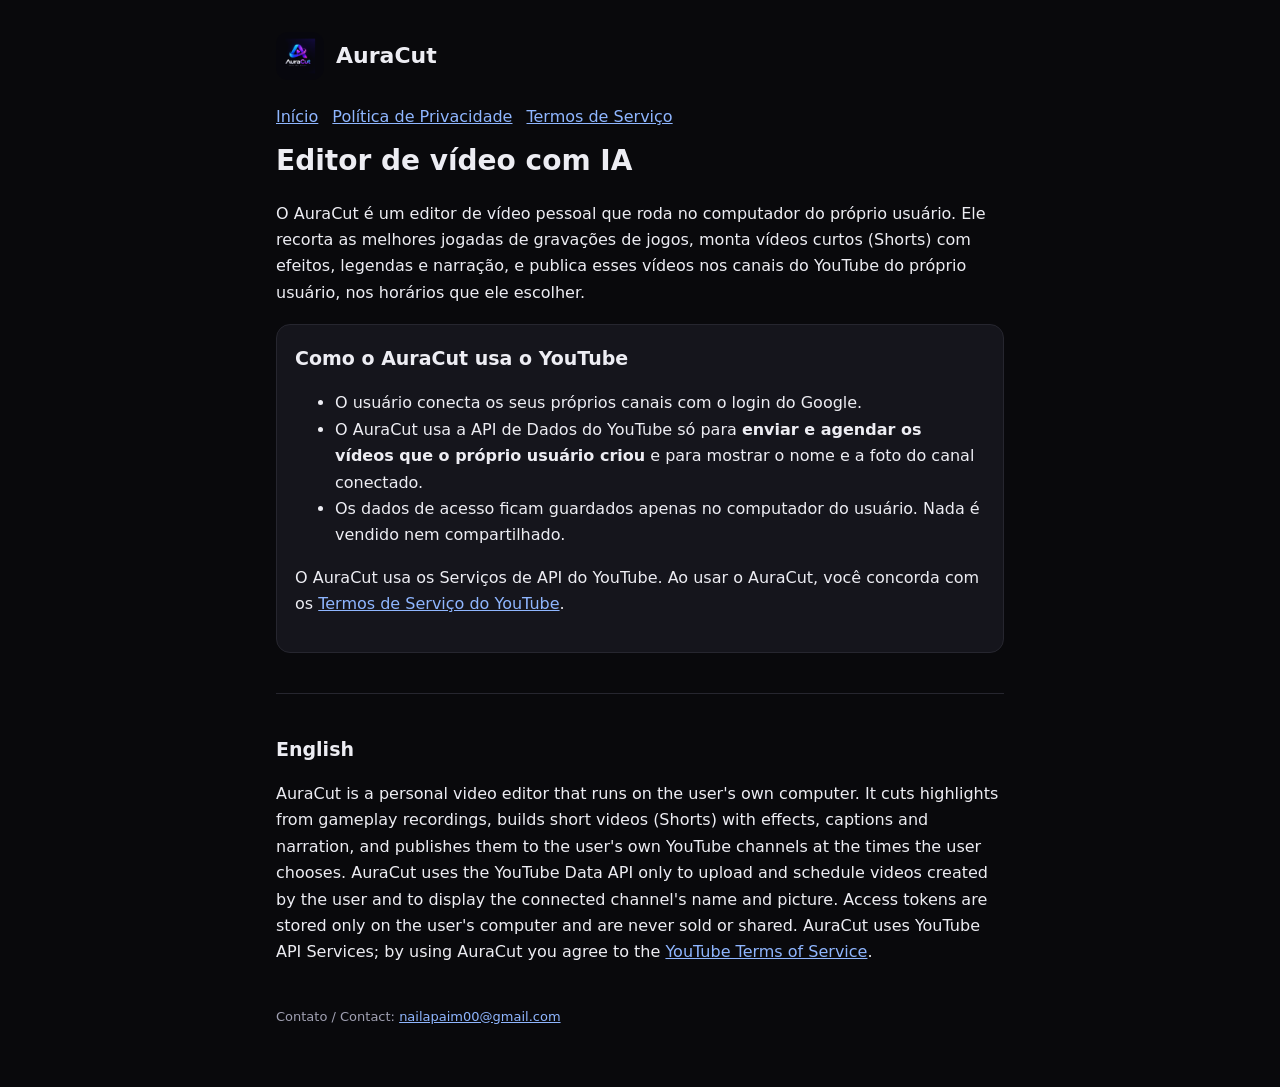
<file: index.html>
<!doctype html>
<html lang="pt-BR">
<head>
<meta charset="utf-8">
<meta name="viewport" content="width=device-width, initial-scale=1">
<title>AuraCut — Editor de vídeo com IA</title>
<meta name="description" content="AuraCut: editor de vídeo pessoal que cria e publica Shorts nos canais do próprio usuário no YouTube.">
<link rel="stylesheet" href="estilo.css">
</head>
<body>
<main>
<header><img src="logo.png" alt="" onerror="this.remove()"><b>AuraCut</b></header>
<nav><a href="index.html">Início</a><a href="privacidade.html">Política de Privacidade</a><a href="termos.html">Termos de Serviço</a></nav>

<h1>Editor de vídeo com IA</h1>
<p>O AuraCut é um editor de vídeo pessoal que roda no computador do próprio usuário. Ele recorta as melhores jogadas de gravações de jogos, monta vídeos curtos (Shorts) com efeitos, legendas e narração, e publica esses vídeos nos canais do YouTube do próprio usuário, nos horários que ele escolher.</p>

<div class="card">
<h2 style="margin-top:0">Como o AuraCut usa o YouTube</h2>
<ul>
<li>O usuário conecta os seus próprios canais com o login do Google.</li>
<li>O AuraCut usa a API de Dados do YouTube só para <b>enviar e agendar os vídeos que o próprio usuário criou</b> e para mostrar o nome e a foto do canal conectado.</li>
<li>Os dados de acesso ficam guardados apenas no computador do usuário. Nada é vendido nem compartilhado.</li>
</ul>
<p>O AuraCut usa os Serviços de API do YouTube. Ao usar o AuraCut, você concorda com os <a href="https://www.youtube.com/t/terms" target="_blank" rel="noopener">Termos de Serviço do YouTube</a>.</p>
</div>

<hr>
<h2>English</h2>
<p>AuraCut is a personal video editor that runs on the user's own computer. It cuts highlights from gameplay recordings, builds short videos (Shorts) with effects, captions and narration, and publishes them to the user's own YouTube channels at the times the user chooses. AuraCut uses the YouTube Data API only to upload and schedule videos created by the user and to display the connected channel's name and picture. Access tokens are stored only on the user's computer and are never sold or shared. AuraCut uses YouTube API Services; by using AuraCut you agree to the <a href="https://www.youtube.com/t/terms" target="_blank" rel="noopener">YouTube Terms of Service</a>.</p>

<footer>Contato / Contact: <a href="mailto:nailapaim00@gmail.com">nailapaim00@gmail.com</a></footer>
</main>
</body>
</html>
</file>
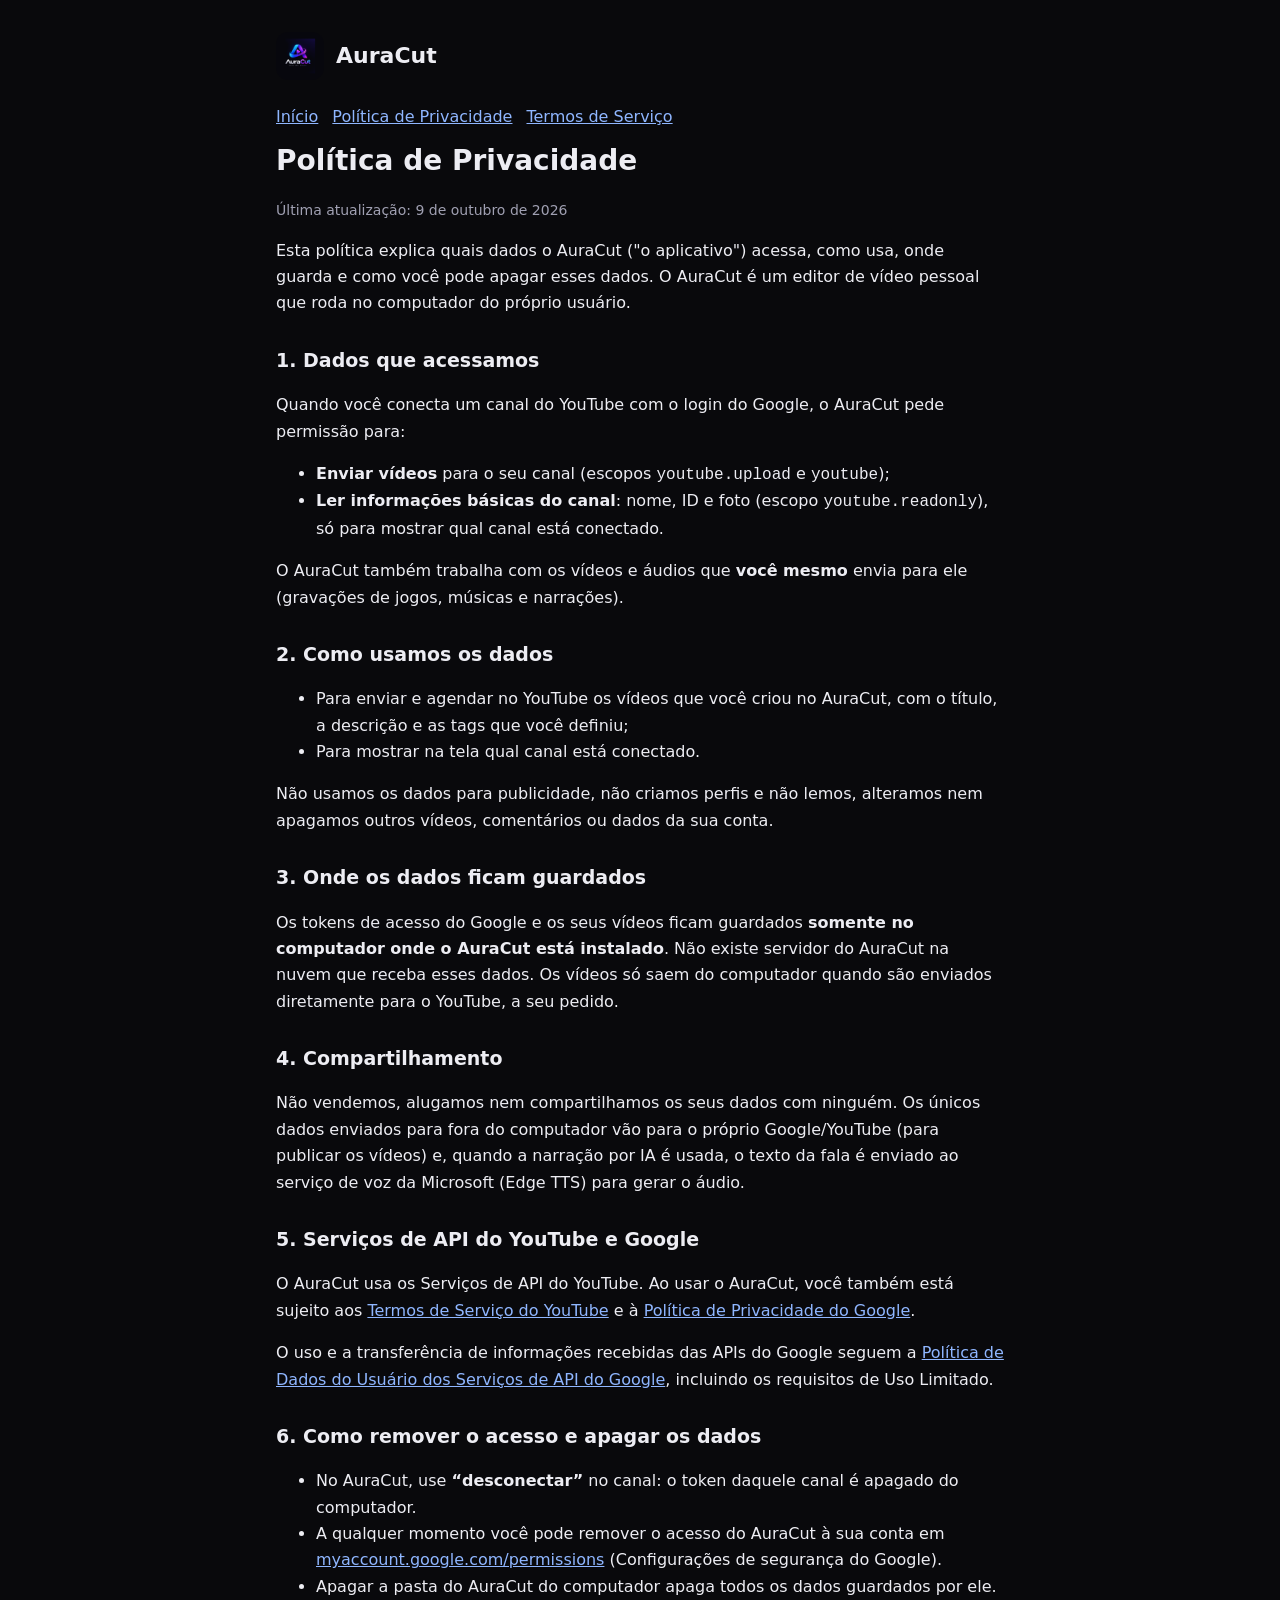
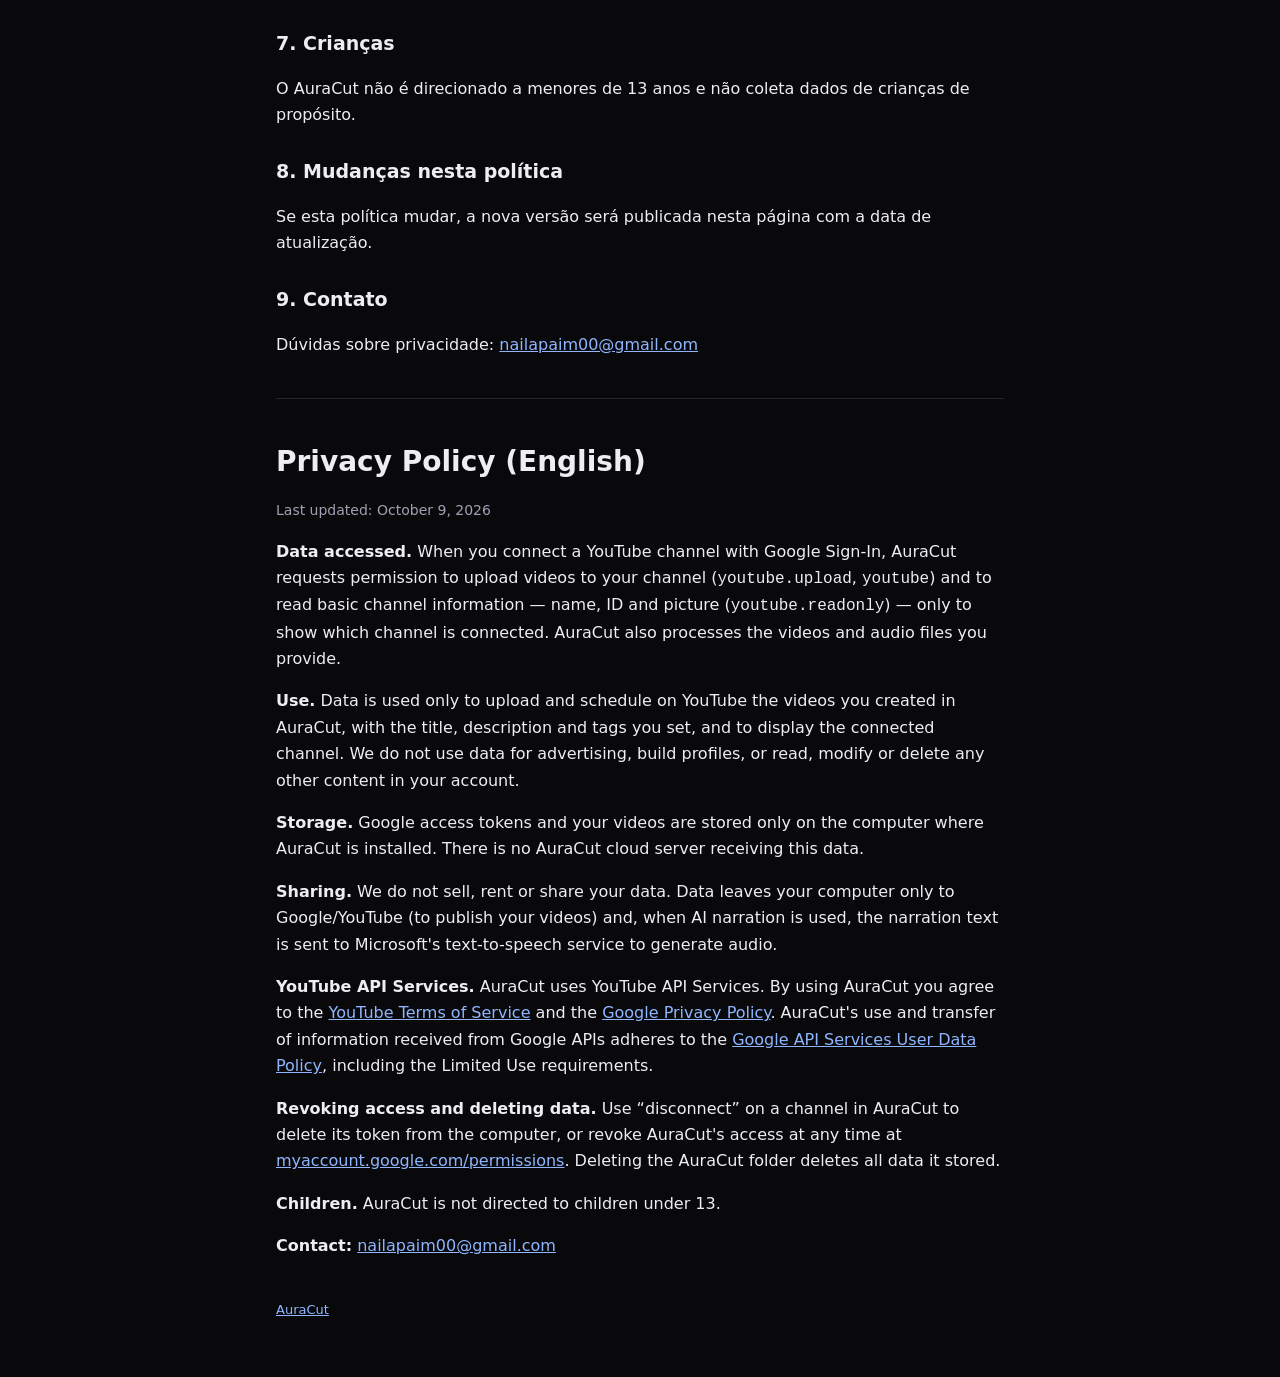
<file: privacidade.html>
<!doctype html>
<html lang="pt-BR">
<head>
<meta charset="utf-8">
<meta name="viewport" content="width=device-width, initial-scale=1">
<title>Política de Privacidade — AuraCut</title>
<link rel="stylesheet" href="estilo.css">
</head>
<body>
<main>
<header><img src="logo.png" alt="" onerror="this.remove()"><b>AuraCut</b></header>
<nav><a href="index.html">Início</a><a href="privacidade.html">Política de Privacidade</a><a href="termos.html">Termos de Serviço</a></nav>

<h1>Política de Privacidade</h1>
<p class="muted">Última atualização: 9 de outubro de 2026</p>

<p>Esta política explica quais dados o AuraCut ("o aplicativo") acessa, como usa, onde guarda e como você pode apagar esses dados. O AuraCut é um editor de vídeo pessoal que roda no computador do próprio usuário.</p>

<h2>1. Dados que acessamos</h2>
<p>Quando você conecta um canal do YouTube com o login do Google, o AuraCut pede permissão para:</p>
<ul>
<li><b>Enviar vídeos</b> para o seu canal (escopos <code>youtube.upload</code> e <code>youtube</code>);</li>
<li><b>Ler informações básicas do canal</b>: nome, ID e foto (escopo <code>youtube.readonly</code>), só para mostrar qual canal está conectado.</li>
</ul>
<p>O AuraCut também trabalha com os vídeos e áudios que <b>você mesmo</b> envia para ele (gravações de jogos, músicas e narrações).</p>

<h2>2. Como usamos os dados</h2>
<ul>
<li>Para enviar e agendar no YouTube os vídeos que você criou no AuraCut, com o título, a descrição e as tags que você definiu;</li>
<li>Para mostrar na tela qual canal está conectado.</li>
</ul>
<p>Não usamos os dados para publicidade, não criamos perfis e não lemos, alteramos nem apagamos outros vídeos, comentários ou dados da sua conta.</p>

<h2>3. Onde os dados ficam guardados</h2>
<p>Os tokens de acesso do Google e os seus vídeos ficam guardados <b>somente no computador onde o AuraCut está instalado</b>. Não existe servidor do AuraCut na nuvem que receba esses dados. Os vídeos só saem do computador quando são enviados diretamente para o YouTube, a seu pedido.</p>

<h2>4. Compartilhamento</h2>
<p>Não vendemos, alugamos nem compartilhamos os seus dados com ninguém. Os únicos dados enviados para fora do computador vão para o próprio Google/YouTube (para publicar os vídeos) e, quando a narração por IA é usada, o texto da fala é enviado ao serviço de voz da Microsoft (Edge TTS) para gerar o áudio.</p>

<h2>5. Serviços de API do YouTube e Google</h2>
<p>O AuraCut usa os Serviços de API do YouTube. Ao usar o AuraCut, você também está sujeito aos <a href="https://www.youtube.com/t/terms" target="_blank" rel="noopener">Termos de Serviço do YouTube</a> e à <a href="https://policies.google.com/privacy" target="_blank" rel="noopener">Política de Privacidade do Google</a>.</p>
<p>O uso e a transferência de informações recebidas das APIs do Google seguem a <a href="https://developers.google.com/terms/api-services-user-data-policy" target="_blank" rel="noopener">Política de Dados do Usuário dos Serviços de API do Google</a>, incluindo os requisitos de Uso Limitado.</p>

<h2>6. Como remover o acesso e apagar os dados</h2>
<ul>
<li>No AuraCut, use <b>“desconectar”</b> no canal: o token daquele canal é apagado do computador.</li>
<li>A qualquer momento você pode remover o acesso do AuraCut à sua conta em <a href="https://myaccount.google.com/permissions" target="_blank" rel="noopener">myaccount.google.com/permissions</a> (Configurações de segurança do Google).</li>
<li>Apagar a pasta do AuraCut do computador apaga todos os dados guardados por ele.</li>
</ul>

<h2>7. Crianças</h2>
<p>O AuraCut não é direcionado a menores de 13 anos e não coleta dados de crianças de propósito.</p>

<h2>8. Mudanças nesta política</h2>
<p>Se esta política mudar, a nova versão será publicada nesta página com a data de atualização.</p>

<h2>9. Contato</h2>
<p>Dúvidas sobre privacidade: <a href="mailto:nailapaim00@gmail.com">nailapaim00@gmail.com</a></p>

<hr>
<h1>Privacy Policy (English)</h1>
<p class="muted">Last updated: October 9, 2026</p>
<p><b>Data accessed.</b> When you connect a YouTube channel with Google Sign-In, AuraCut requests permission to upload videos to your channel (<code>youtube.upload</code>, <code>youtube</code>) and to read basic channel information — name, ID and picture (<code>youtube.readonly</code>) — only to show which channel is connected. AuraCut also processes the videos and audio files you provide.</p>
<p><b>Use.</b> Data is used only to upload and schedule on YouTube the videos you created in AuraCut, with the title, description and tags you set, and to display the connected channel. We do not use data for advertising, build profiles, or read, modify or delete any other content in your account.</p>
<p><b>Storage.</b> Google access tokens and your videos are stored only on the computer where AuraCut is installed. There is no AuraCut cloud server receiving this data.</p>
<p><b>Sharing.</b> We do not sell, rent or share your data. Data leaves your computer only to Google/YouTube (to publish your videos) and, when AI narration is used, the narration text is sent to Microsoft's text-to-speech service to generate audio.</p>
<p><b>YouTube API Services.</b> AuraCut uses YouTube API Services. By using AuraCut you agree to the <a href="https://www.youtube.com/t/terms" target="_blank" rel="noopener">YouTube Terms of Service</a> and the <a href="https://policies.google.com/privacy" target="_blank" rel="noopener">Google Privacy Policy</a>. AuraCut's use and transfer of information received from Google APIs adheres to the <a href="https://developers.google.com/terms/api-services-user-data-policy" target="_blank" rel="noopener">Google API Services User Data Policy</a>, including the Limited Use requirements.</p>
<p><b>Revoking access and deleting data.</b> Use “disconnect” on a channel in AuraCut to delete its token from the computer, or revoke AuraCut's access at any time at <a href="https://myaccount.google.com/permissions" target="_blank" rel="noopener">myaccount.google.com/permissions</a>. Deleting the AuraCut folder deletes all data it stored.</p>
<p><b>Children.</b> AuraCut is not directed to children under 13.</p>
<p><b>Contact:</b> <a href="mailto:nailapaim00@gmail.com">nailapaim00@gmail.com</a></p>

<footer><a href="index.html">AuraCut</a></footer>
</main>
</body>
</html>
</file>
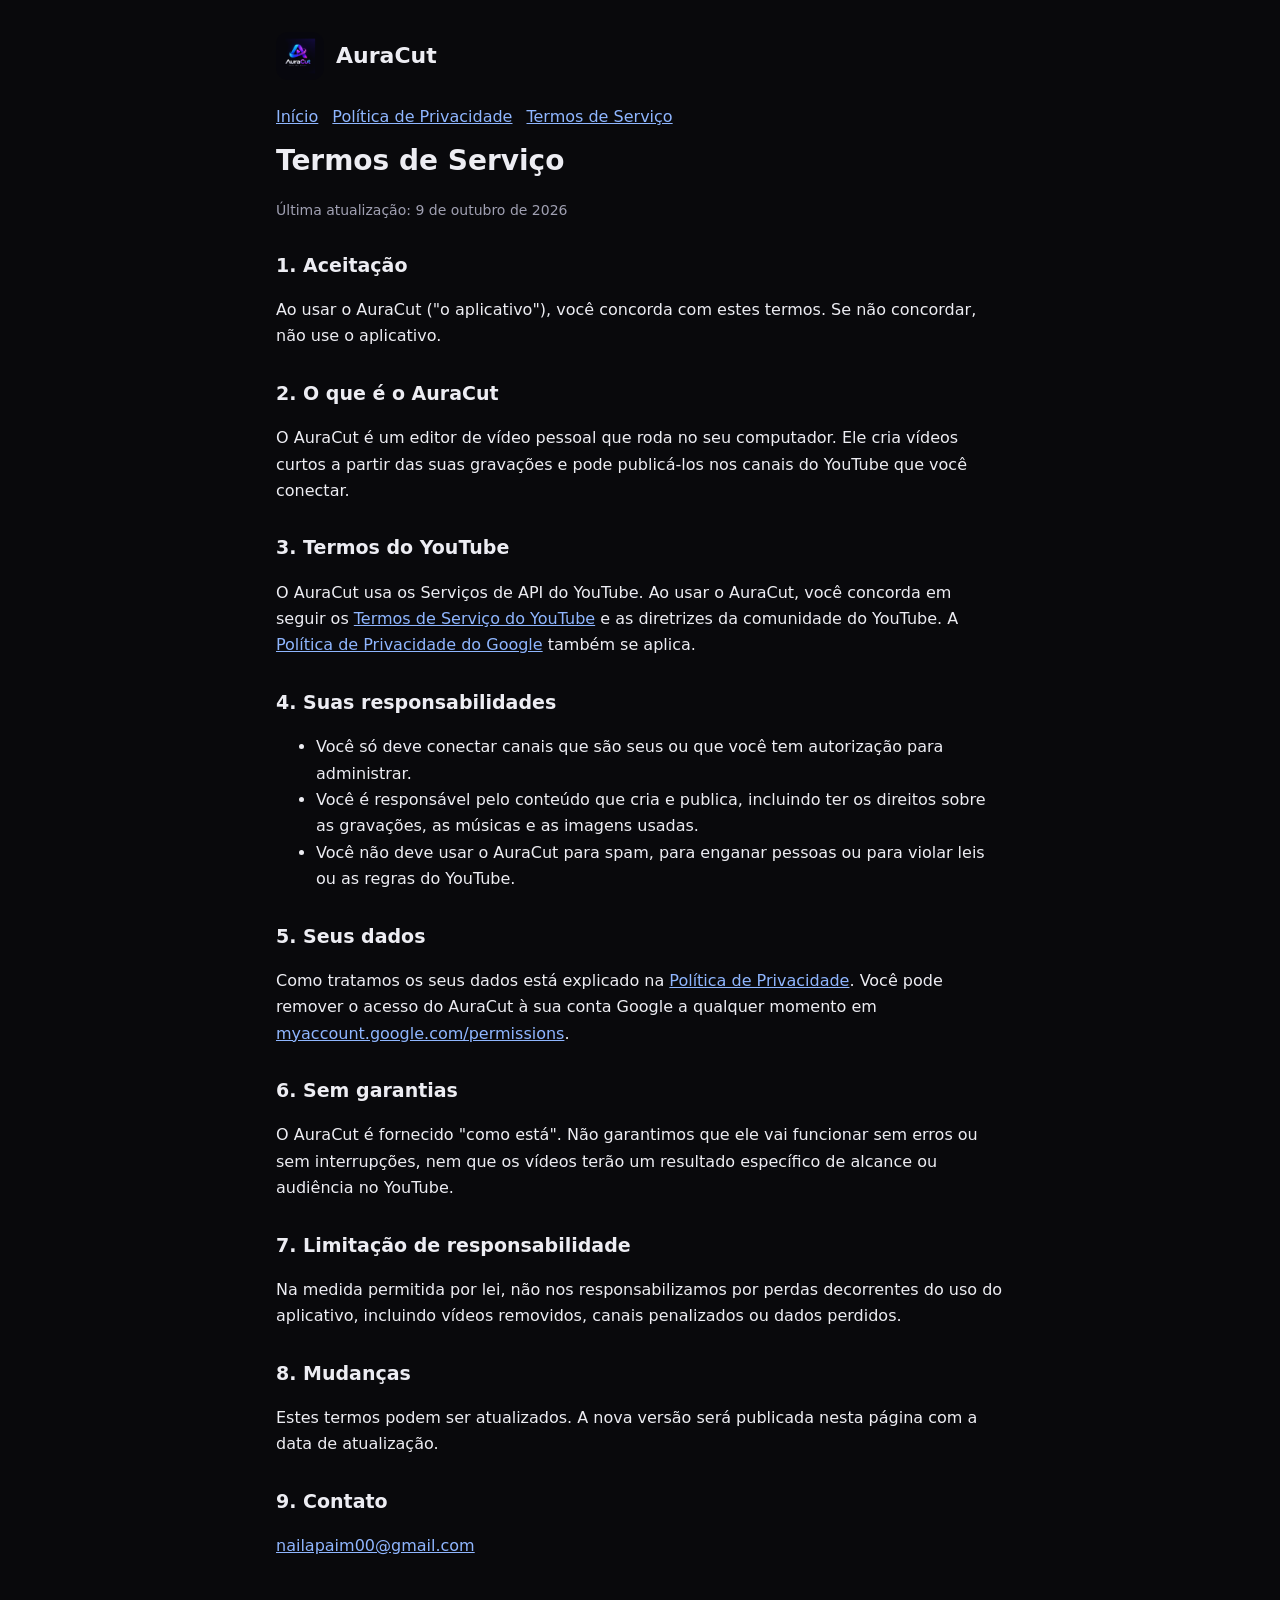
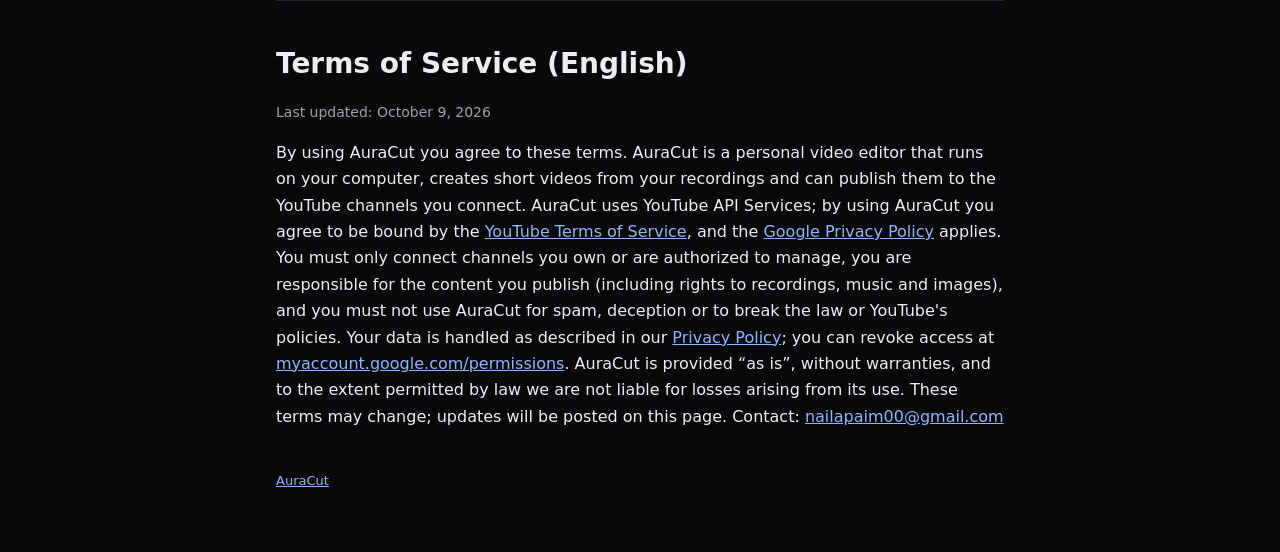
<file: termos.html>
<!doctype html>
<html lang="pt-BR">
<head>
<meta charset="utf-8">
<meta name="viewport" content="width=device-width, initial-scale=1">
<title>Termos de Serviço — AuraCut</title>
<link rel="stylesheet" href="estilo.css">
</head>
<body>
<main>
<header><img src="logo.png" alt="" onerror="this.remove()"><b>AuraCut</b></header>
<nav><a href="index.html">Início</a><a href="privacidade.html">Política de Privacidade</a><a href="termos.html">Termos de Serviço</a></nav>

<h1>Termos de Serviço</h1>
<p class="muted">Última atualização: 9 de outubro de 2026</p>

<h2>1. Aceitação</h2>
<p>Ao usar o AuraCut ("o aplicativo"), você concorda com estes termos. Se não concordar, não use o aplicativo.</p>

<h2>2. O que é o AuraCut</h2>
<p>O AuraCut é um editor de vídeo pessoal que roda no seu computador. Ele cria vídeos curtos a partir das suas gravações e pode publicá-los nos canais do YouTube que você conectar.</p>

<h2>3. Termos do YouTube</h2>
<p>O AuraCut usa os Serviços de API do YouTube. Ao usar o AuraCut, você concorda em seguir os <a href="https://www.youtube.com/t/terms" target="_blank" rel="noopener">Termos de Serviço do YouTube</a> e as diretrizes da comunidade do YouTube. A <a href="https://policies.google.com/privacy" target="_blank" rel="noopener">Política de Privacidade do Google</a> também se aplica.</p>

<h2>4. Suas responsabilidades</h2>
<ul>
<li>Você só deve conectar canais que são seus ou que você tem autorização para administrar.</li>
<li>Você é responsável pelo conteúdo que cria e publica, incluindo ter os direitos sobre as gravações, as músicas e as imagens usadas.</li>
<li>Você não deve usar o AuraCut para spam, para enganar pessoas ou para violar leis ou as regras do YouTube.</li>
</ul>

<h2>5. Seus dados</h2>
<p>Como tratamos os seus dados está explicado na <a href="privacidade.html">Política de Privacidade</a>. Você pode remover o acesso do AuraCut à sua conta Google a qualquer momento em <a href="https://myaccount.google.com/permissions" target="_blank" rel="noopener">myaccount.google.com/permissions</a>.</p>

<h2>6. Sem garantias</h2>
<p>O AuraCut é fornecido "como está". Não garantimos que ele vai funcionar sem erros ou sem interrupções, nem que os vídeos terão um resultado específico de alcance ou audiência no YouTube.</p>

<h2>7. Limitação de responsabilidade</h2>
<p>Na medida permitida por lei, não nos responsabilizamos por perdas decorrentes do uso do aplicativo, incluindo vídeos removidos, canais penalizados ou dados perdidos.</p>

<h2>8. Mudanças</h2>
<p>Estes termos podem ser atualizados. A nova versão será publicada nesta página com a data de atualização.</p>

<h2>9. Contato</h2>
<p><a href="mailto:nailapaim00@gmail.com">nailapaim00@gmail.com</a></p>

<hr>
<h1>Terms of Service (English)</h1>
<p class="muted">Last updated: October 9, 2026</p>
<p>By using AuraCut you agree to these terms. AuraCut is a personal video editor that runs on your computer, creates short videos from your recordings and can publish them to the YouTube channels you connect. AuraCut uses YouTube API Services; by using AuraCut you agree to be bound by the <a href="https://www.youtube.com/t/terms" target="_blank" rel="noopener">YouTube Terms of Service</a>, and the <a href="https://policies.google.com/privacy" target="_blank" rel="noopener">Google Privacy Policy</a> applies. You must only connect channels you own or are authorized to manage, you are responsible for the content you publish (including rights to recordings, music and images), and you must not use AuraCut for spam, deception or to break the law or YouTube's policies. Your data is handled as described in our <a href="privacidade.html">Privacy Policy</a>; you can revoke access at <a href="https://myaccount.google.com/permissions" target="_blank" rel="noopener">myaccount.google.com/permissions</a>. AuraCut is provided “as is”, without warranties, and to the extent permitted by law we are not liable for losses arising from its use. These terms may change; updates will be posted on this page. Contact: <a href="mailto:nailapaim00@gmail.com">nailapaim00@gmail.com</a></p>

<footer><a href="index.html">AuraCut</a></footer>
</main>
</body>
</html>
</file>
<file: estilo.css>
:root { --bg: #09090c; --card: #15151c; --borda: #26262f; --texto: #ededf3; --muted: #a0a0b2; --link: #8fb6ff; }
* { box-sizing: border-box; }
body { margin: 0; background: var(--bg); color: var(--texto); font: 16px/1.65 system-ui, -apple-system, "Segoe UI", Roboto, sans-serif; }
main { max-width: 760px; margin: 0 auto; padding: 32px 16px 60px; }
header { display: flex; align-items: center; gap: 12px; margin-bottom: 24px; }
header img { width: 48px; height: 48px; border-radius: 12px; }
header b { font-size: 22px; }
nav a { margin-right: 14px; }
a { color: var(--link); }
h1 { font-size: 28px; margin: 8px 0 4px; }
h2 { font-size: 19px; margin: 28px 0 6px; }
.muted { color: var(--muted); font-size: 14px; }
.card { background: var(--card); border: 1px solid var(--borda); border-radius: 14px; padding: 18px; margin: 18px 0; }
hr { border: 0; border-top: 1px solid var(--borda); margin: 40px 0; }
footer { color: var(--muted); font-size: 13px; margin-top: 40px; }
</file>
